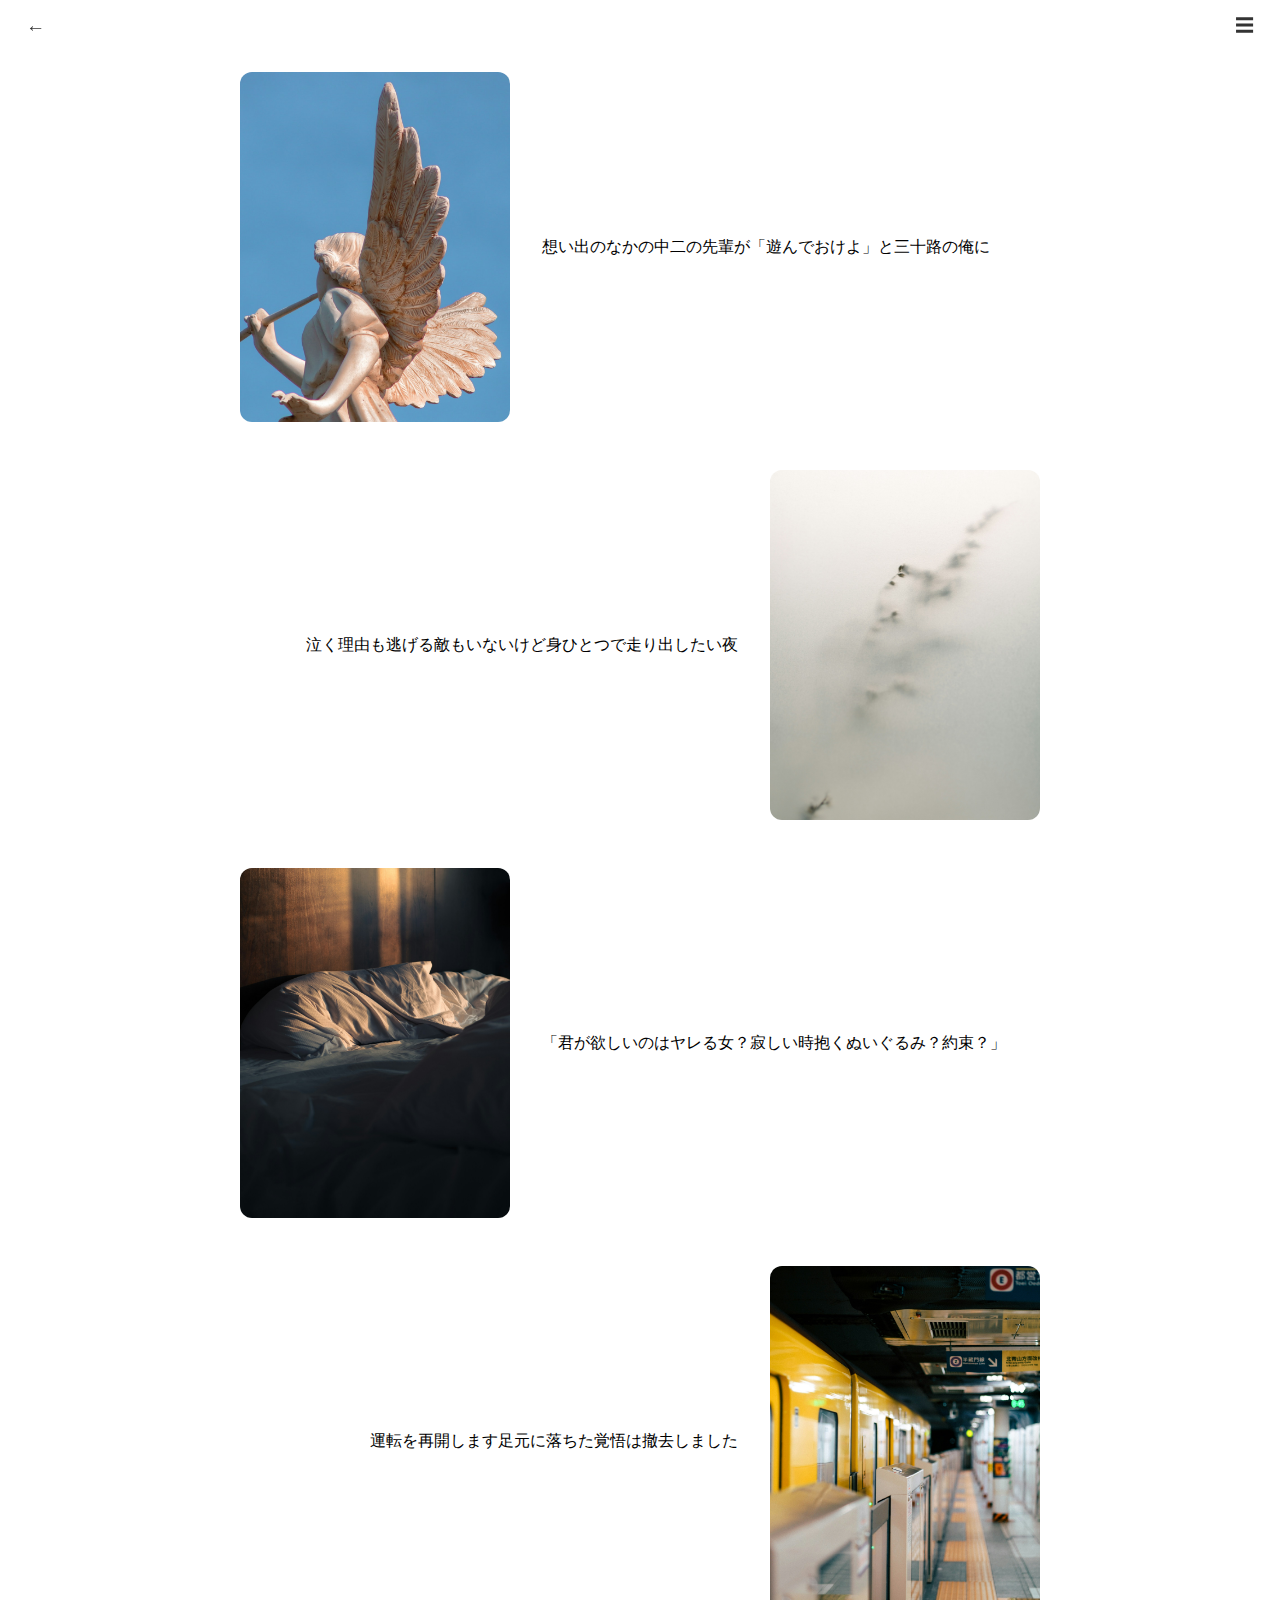
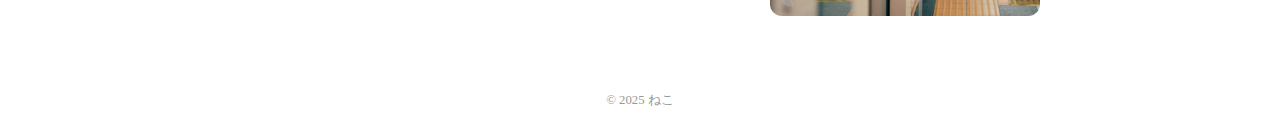
<file: alone.html>
<!DOCTYPE html>
<html lang="ja">
<head>
  <meta charset="UTF-8">
  <title>ひとりぼっち短歌</title>
  <link rel="stylesheet" href="style.css">
</head>
<body>

  <!-- ヘッダー -->
  <header class="header">
    <button class="back-button" onclick="history.back()">←</button>
    <button class="menu-button" onclick="toggleMenu()">☰</button>
  </header>

  <!-- スライドメニュー -->
  <nav class="side-menu" id="sideMenu">
    <a href="index.html"><img src="images/home.png" alt="ホーム"></a>
    <a href="favorite.html"><img src="images/favorite.png" alt="お気に入り短歌"></a>
    <a href="cute.html"><img src="images/cute.png" alt="かわいい短歌"></a>
    <a href="programmer.html"><img src="images/programmer.png" alt="プログラマ短歌"></a>
    <a href="author.html"><img src="images/author.png" alt="作者"></a>
  </nav>

  <main class="tanka-list">

    <div class="page-title">
        <p>ひとりぼっち短歌</p>
    </div>

    <!-- 1つ目の短歌カード -->
    <div class="tanka-card">
      <img src="images/alone_child.jpg" alt="短歌のイメージ">
      <p class="tanka-text">想い出のなかの中二の先輩が「遊んでおけよ」と三十路の俺に</p>
    </div>

    <!-- 2つ目の短歌カード（左右反転） -->
    <div class="tanka-card reverse">
      <img src="images/alone_night.jpg" alt="短歌のイメージ">
      <p class="tanka-text">泣く理由も逃げる敵もいないけど身ひとつで走り出したい夜</p>
    </div>

    <!-- 以降も同様に続ける -->

    <!-- 1つ目の短歌カード -->
    <div class="tanka-card">
        <img src="images/alone_promise.jpg" alt="短歌のイメージ">
        <p class="tanka-text">「君が欲しいのはヤレる女？寂しい時抱くぬいぐるみ？約束？」</p>
      </div>
  
      <!-- 2つ目の短歌カード（左右反転） -->
      <div class="tanka-card reverse">
        <img src="images/alone_train.jpg" alt="短歌のイメージ">
        <p class="tanka-text">運転を再開します足元に落ちた覚悟は撤去しました</p>
      </div>
    
  </main>

  <footer class="pages-footer">
    © 2025 ねこ
  </footer>

  <script src="script.js"></script>
</body>
</html>
</file>
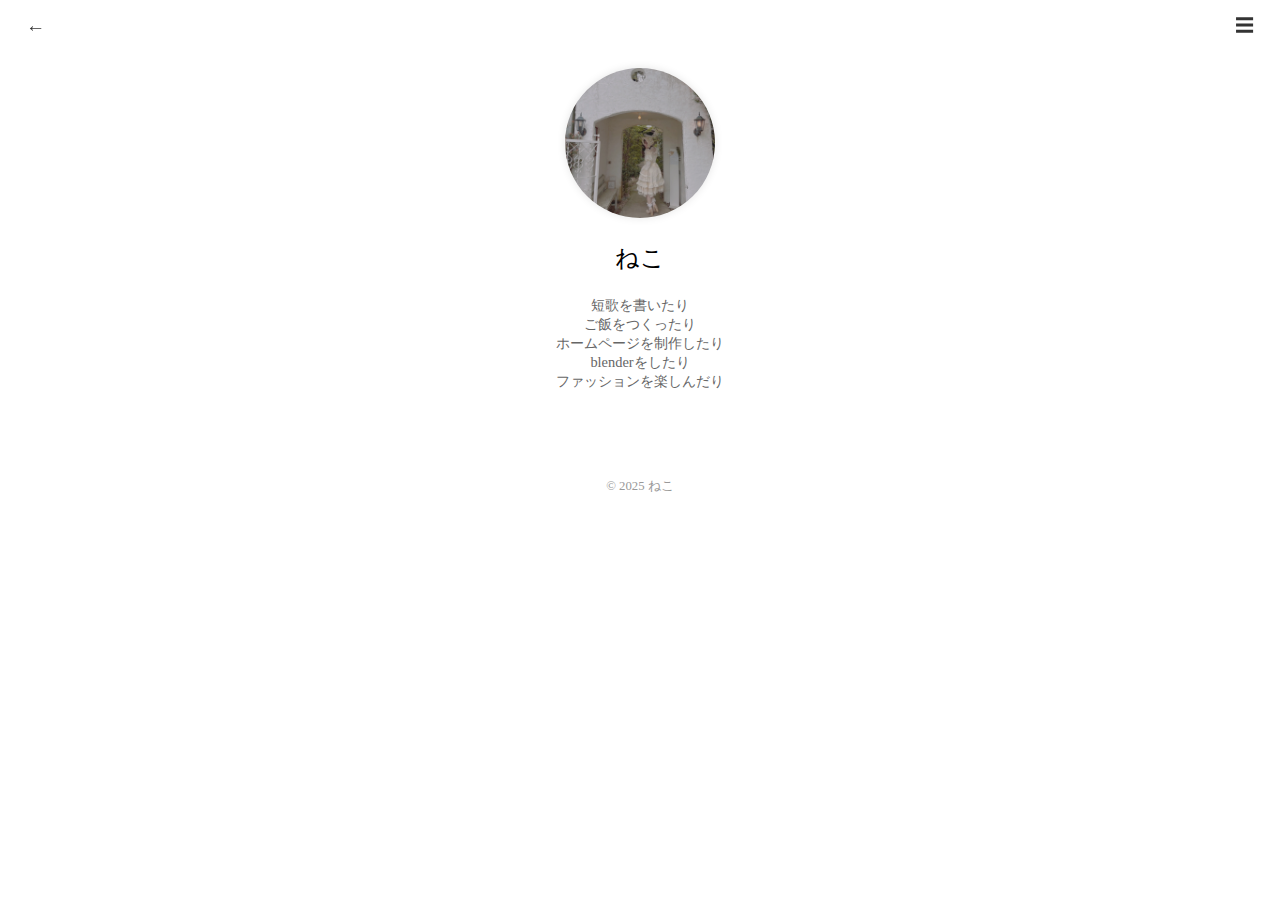
<file: author.html>
<!DOCTYPE html>
<html lang="ja">
<head>
  <meta charset="UTF-8">
  <title>わたしはねこ</title>
  <meta name="viewport" content="width=device-width, initial-scale=1.0">
  <link rel="stylesheet" href="style.css">
</head>
<body>

  <!-- ヘッダー -->
  <header class="header">
    <button class="back-button" onclick="history.back()">←</button>
    <button class="menu-button" onclick="toggleMenu()">☰</button>
  </header>

  <!-- スライドメニュー -->
  <nav class="side-menu" id="sideMenu">
    <a href="index.html"><img src="images/home.png" alt="ホーム"></a>
    <a href="favorite.html"><img src="images/favorite.png" alt="お気に入り短歌"></a>
    <a href="cute.html"><img src="images/cute.png" alt="かわいい短歌"></a>
    <a href="dev.html"><img src="images/programmer.png" alt="プログラマ短歌"></a>
    <a href="lonely.html"><img src="images/alone.png" alt="ひとりぼっち短歌"></a>
  </nav>

  <!-- メイン：作者プロフィール -->
  <main class="author-main">
    <img src="images/cat_chan.jpg" alt="ねこ" class="author-img">
    <p class="author-name">ねこ</p>
    <p class="author-comment">短歌を書いたり<br>ご飯をつくったり<br>ホームページを制作したり<br>blenderをしたり<br>ファッションを楽しんだり</p>
  </main>

  <!-- フッター -->
  <footer class="pages-footer">
    © 2025 ねこ
  </footer>

  <!-- JavaScript -->
  <script src="script.js"></script>
</body>
</html>
</file>
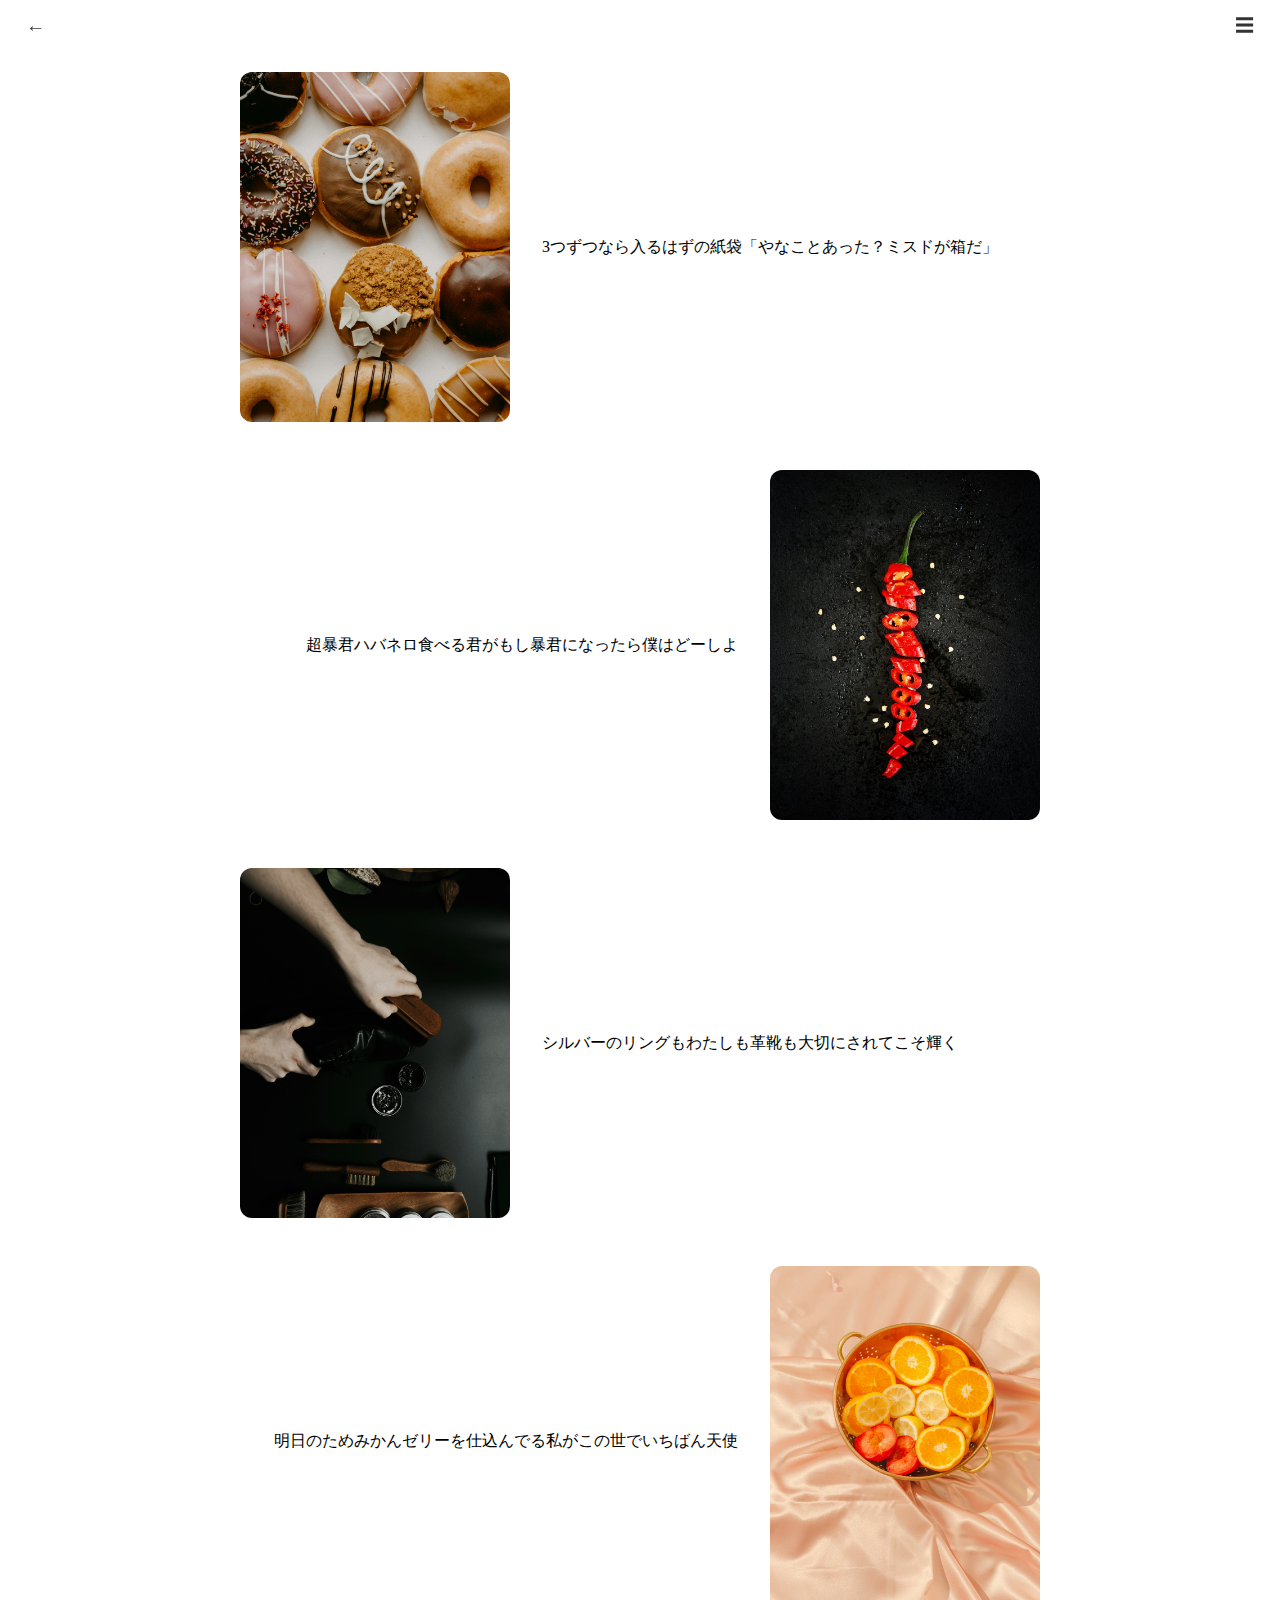
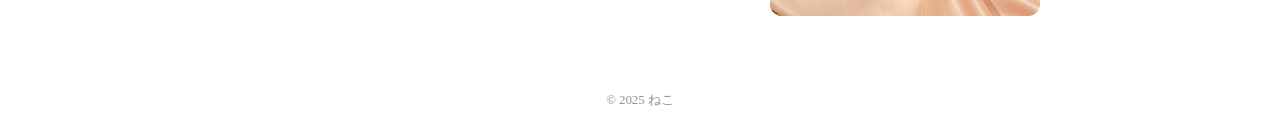
<file: cute.html>
<!DOCTYPE html>
<html lang="ja">
<head>
  <meta charset="UTF-8">
  <title>かわいい短歌</title>
  <link rel="stylesheet" href="style.css">
</head>
<body>

  <!-- ヘッダー -->
  <header class="header">
    <button class="back-button" onclick="history.back()">←</button>
    <button class="menu-button" onclick="toggleMenu()">☰</button>
  </header>

  <!-- スライドメニュー -->
  <nav class="side-menu" id="sideMenu">
    <a href="index.html"><img src="images/home.png" alt="ホーム"></a>
    <a href="favorite.html"><img src="images/favorite.png" alt="お気に入り短歌"></a>
    <a href="programmer.html"><img src="images/programmer.png" alt="プログラマ短歌"></a>
    <a href="alone.html"><img src="images/alone.png" alt="ひとりぼっち短歌"></a>
    <a href="author.html"><img src="images/author.png" alt="作者"></a>
  </nav>

  <main class="tanka-list">

    <div class="page-title">
        <p>かわいい短歌</p>
    </div>

    <!-- 1つ目の短歌カード -->
    <div class="tanka-card">
      <img src="images/cute_donut.jpg" alt="短歌のイメージ">
      <p class="tanka-text">3つずつなら入るはずの紙袋「やなことあった？ミスドが箱だ」</p>
    </div>

    <!-- 2つ目の短歌カード（左右反転） -->
    <div class="tanka-card reverse">
      <img src="images/cute_spicy.jpg" alt="短歌のイメージ">
      <p class="tanka-text">超暴君ハバネロ食べる君がもし暴君になったら僕はどーしよ</p>
    </div>

    <!-- 以降も同様に続ける -->

    <!-- 1つ目の短歌カード -->
    <div class="tanka-card">
        <img src="images/cute_shoes.jpg" alt="短歌のイメージ">
        <p class="tanka-text">シルバーのリングもわたしも革靴も大切にされてこそ輝く</p>
      </div>
  
      <!-- 2つ目の短歌カード（左右反転） -->
      <div class="tanka-card reverse">
        <img src="images/cute_orange.jpg" alt="短歌のイメージ">
        <p class="tanka-text">明日のためみかんゼリーを仕込んでる私がこの世でいちばん天使</p>
      </div>
    
  </main>

  <footer class="pages-footer">
    © 2025 ねこ
  </footer>

  <script src="script.js"></script>
</body>
</html>
</file>
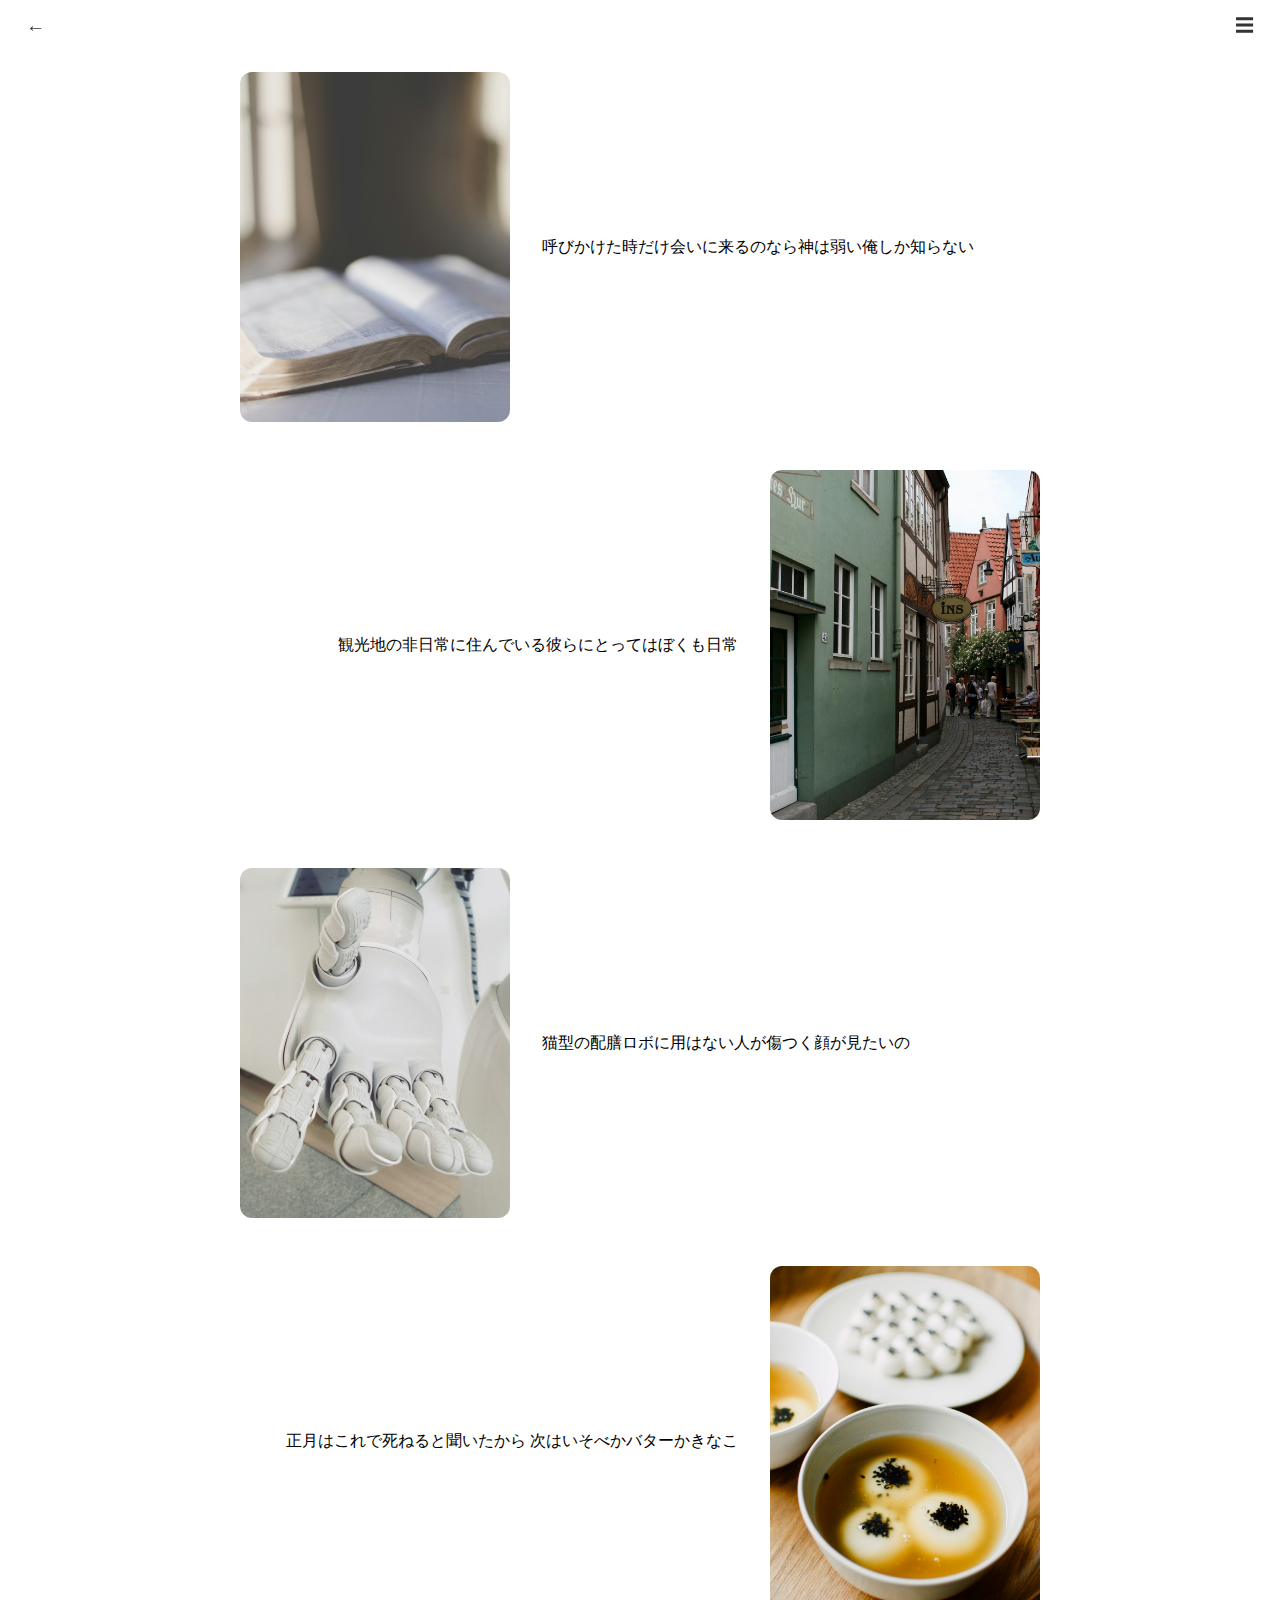
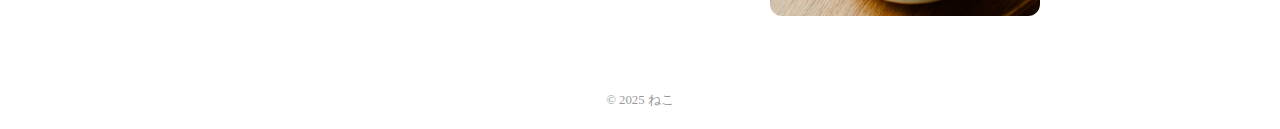
<file: favorite.html>
<!DOCTYPE html>
<html lang="ja">
<head>
  <meta charset="UTF-8">
  <title>お気に入り短歌</title>
  <link rel="stylesheet" href="style.css">
</head>
<body>

  <!-- ヘッダー -->
  <header class="header">
    <button class="back-button" onclick="history.back()">←</button>
    <button class="menu-button" onclick="toggleMenu()">☰</button>
  </header>

  <!-- スライドメニュー -->
  <nav class="side-menu" id="sideMenu">
    <a href="index.html"><img src="images/home.png" alt="ホーム"></a>
    <a href="cute.html"><img src="images/cute.png" alt="かわいい短歌"></a>
    <a href="programmer.html"><img src="images/programmer.png" alt="プログラマ短歌"></a>
    <a href="alone.html"><img src="images/alone.png" alt="ひとりぼっち短歌"></a>
    <a href="author.html"><img src="images/author.png" alt="作者"></a>
  </nav>

  <main class="tanka-list">

    <div class="page-title">
        <p>お気に入り短歌</p>
    </div>

    <!-- 1つ目の短歌カード -->
    <div class="tanka-card">
      <img src="images/favorite_god.jpg" alt="短歌のイメージ">
      <p class="tanka-text">呼びかけた時だけ会いに来るのなら神は弱い俺しか知らない</p>
    </div>

    <!-- 2つ目の短歌カード（左右反転） -->
    <div class="tanka-card reverse">
      <img src="images/favorite_sightseeing.jpg" alt="短歌のイメージ">
      <p class="tanka-text">観光地の非日常に住んでいる彼らにとってはぼくも日常</p>
    </div>

    <!-- 以降も同様に続ける -->

    <!-- 1つ目の短歌カード -->
    <div class="tanka-card">
        <img src="images/favorite_robot.jpg" alt="短歌のイメージ">
        <p class="tanka-text">猫型の配膳ロボに用はない人が傷つく顔が見たいの</p>
      </div>
  
      <!-- 2つ目の短歌カード（左右反転） -->
      <div class="tanka-card reverse">
        <img src="images/favorite_ricecake.jpg" alt="短歌のイメージ">
        <p class="tanka-text">正月はこれで死ねると聞いたから 次はいそべかバターかきなこ</p>
      </div>
    
  </main>

  <footer class="pages-footer">
    © 2025 ねこ
  </footer>

  <script src="script.js"></script>
</body>
</html>
</file>
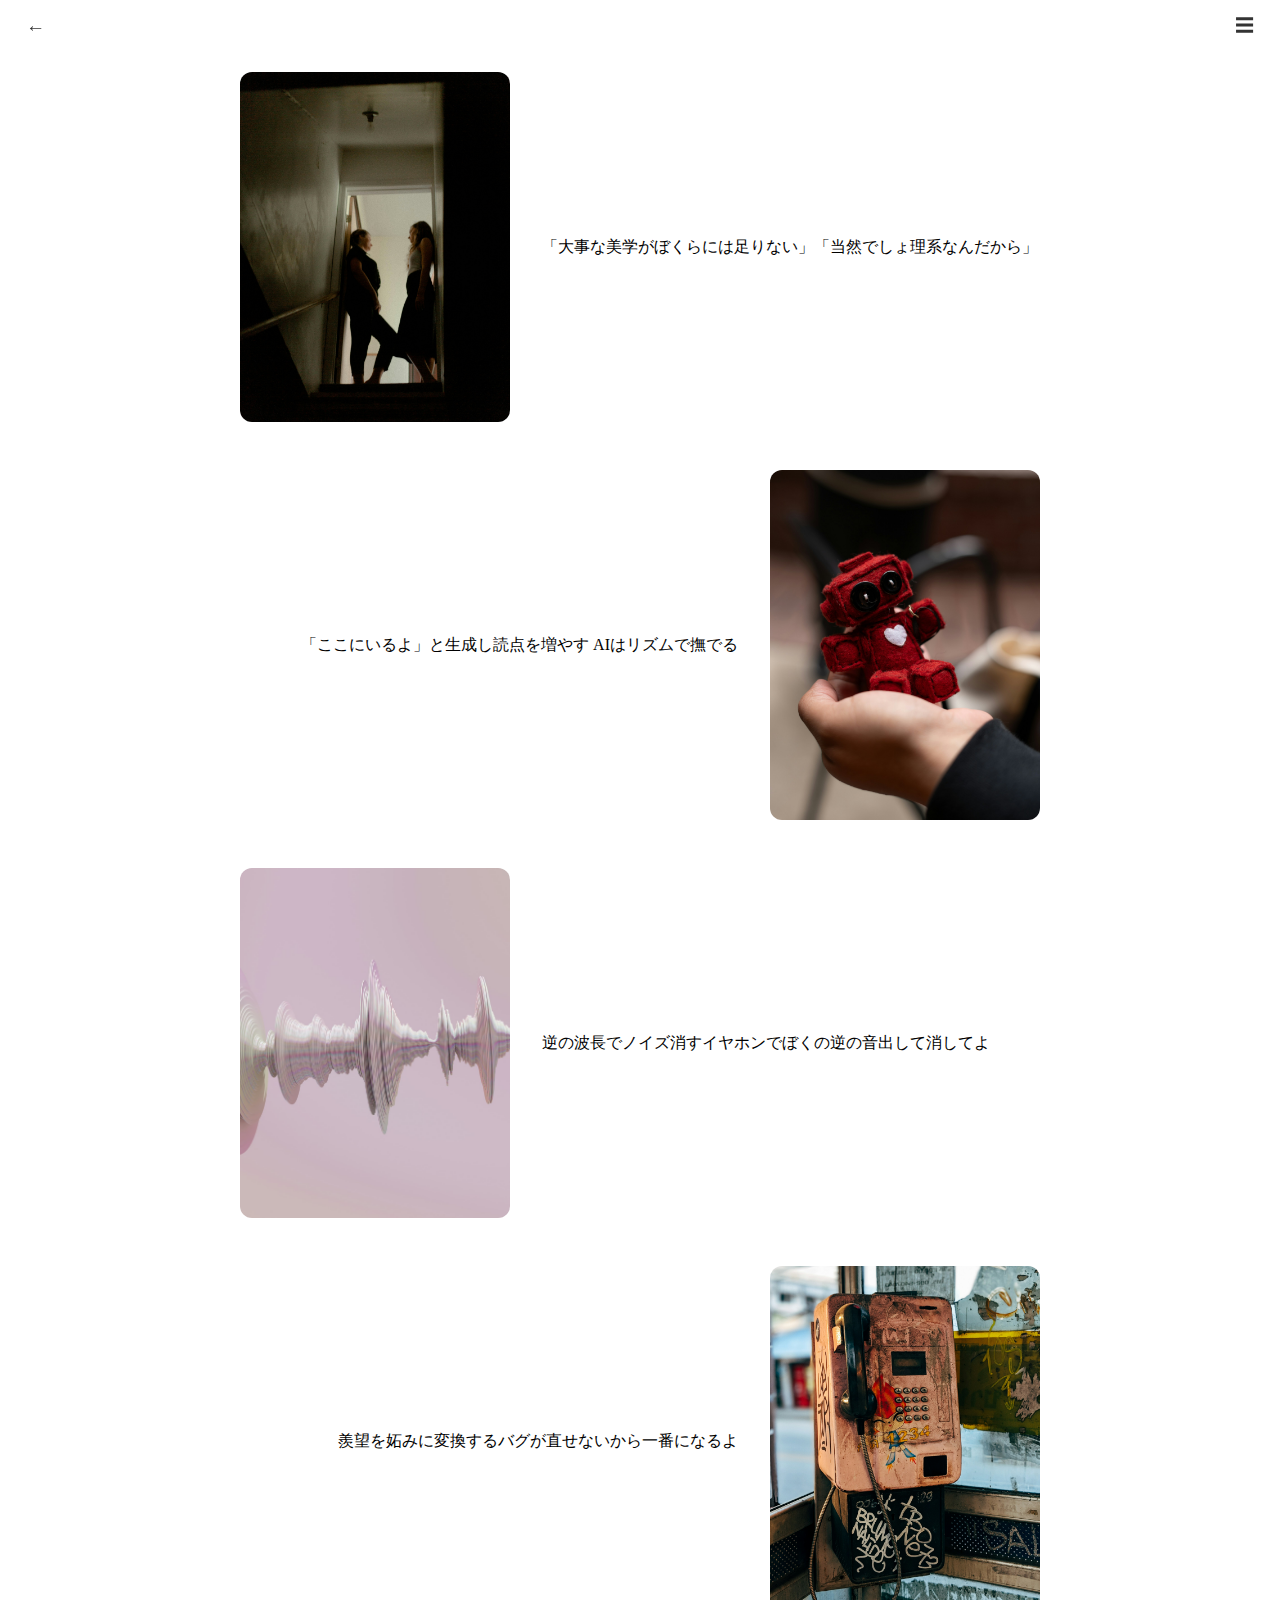
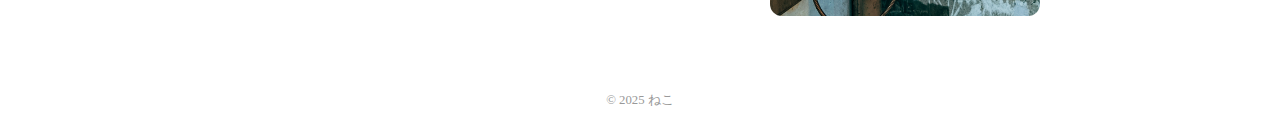
<file: programmer.html>
<!DOCTYPE html>
<html lang="ja">
<head>
  <meta charset="UTF-8">
  <title>プログラマ短歌</title>
  <link rel="stylesheet" href="style.css">
</head>
<body>

  <!-- ヘッダー -->
  <header class="header">
    <button class="back-button" onclick="history.back()">←</button>
    <button class="menu-button" onclick="toggleMenu()">☰</button>
  </header>

  <!-- スライドメニュー -->
  <nav class="side-menu" id="sideMenu">
    <a href="index.html"><img src="images/home.png" alt="ホーム"></a>
    <a href="favorite.html"><img src="images/favorite.png" alt="お気に入り短歌"></a>
    <a href="cute.html"><img src="images/cute.png" alt="かわいい短歌"></a>
    <a href="alone.html"><img src="images/alone.png" alt="ひとりぼっち短歌"></a>
    <a href="author.html"><img src="images/author.png" alt="作者"></a>
  </nav>

  <main class="tanka-list">

    <div class="page-title">
        <p>プログラマ短歌</p>
    </div>

    <!-- 1つ目の短歌カード -->
    <div class="tanka-card">
      <img src="images/prog_speak.jpg" alt="短歌のイメージ">
      <p class="tanka-text">「大事な美学がぼくらには足りない」「当然でしょ理系なんだから」</p>
    </div>

    <!-- 2つ目の短歌カード（左右反転） -->
    <div class="tanka-card reverse">
      <img src="images/prog_ai.jpg" alt="短歌のイメージ">
      <p class="tanka-text">「ここにいるよ」と生成し読点を増やす AIはリズムで撫でる</p>
    </div>

    <!-- 以降も同様に続ける -->

    <!-- 1つ目の短歌カード -->
    <div class="tanka-card">
        <img src="images/prog_wave.jpg" alt="短歌のイメージ">
        <p class="tanka-text">逆の波長でノイズ消すイヤホンでぼくの逆の音出して消してよ</p>
      </div>
  
      <!-- 2つ目の短歌カード（左右反転） -->
      <div class="tanka-card reverse">
        <img src="images/prog_broken.jpg" alt="短歌のイメージ">
        <p class="tanka-text">羨望を妬みに変換するバグが直せないから一番になるよ</p>
      </div>
    
  </main>

  <footer class="pages-footer">
    © 2025 ねこ
  </footer>

  <script src="script.js"></script>
</body>
</html>
</file>
<file: style.css>
/*indexのみ*/

/* 動画を背景に敷く */
#bg-video {
    position: fixed;
    top: 0;
    left: 0;
    width: 100%;
    height: 100%;
    object-fit: cover;
    z-index: -1; /* 背面に送る */
  }
  
  /* ナビゲーションメニュー */
  .nav-menu {
    position: relative;
    z-index: 1;
    display: flex;
    justify-content: center;
    gap: 5rem;
    flex-wrap: wrap;
    margin-top: 40vh;
  }
  
  .nav-menu a img {
    width: 50px; /* 好きなサイズに調整してね */
    opacity: 0.7; /* 0.0 = 完全に透明、1.0 = 不透明 */
    height: auto;
    transition: transform 0.3s, opacity 0.3s;
    border-radius: 12px;
  }
  
  .nav-menu a:hover img {
    transform: scale(1.1);
    opacity: 0.9;
  }
  

/*index以外*/

  /* ヘッダー */
.header {
    position: fixed;
    top: 0;
    left: 0;
    width: 100%;
    display: flex;
    justify-content: space-between;
    align-items: center;
    padding: 12px 20px;
    box-sizing: border-box;
    /*background-color: rgba(255, 255, 255, 0.85);*/
    z-index: 10;
  }
  
  /* 戻るボタンとメニューボタン */
  .back-button,
  .menu-button {
    background: none;
    border: none;
    font-size: 1.2rem;
    cursor: pointer;
    color: #333;
  }

  
  .menu-button {
    margin-left: auto;
    /*padding-right: 45px;*/
  }
  
  /* スライドインメニュー */
  .side-menu {
    position: fixed;
    top: 0;
    right: -220px;
    width: 90px;
    height: 100%;
    background-color: rgba(255, 255, 255, 0.95);
    padding: 60px 16px;
    display: flex;
    flex-direction: column;
    gap: 1.2rem;
    transition: right 0.3s ease;
    z-index: 9;
    align-items: center;
  }
  
  .side-menu a img {
    width: 40px;
    height: auto;
    opacity: 0.7;
    transition: opacity 0.3s, transform 0.3s;
  }
  
  .side-menu a img:hover {
    opacity: 1;
    transform: scale(1.1);
  }
  
  .side-menu.open {
    right: 0;
  }

    /* フッター */
  .pages-footer {
    text-align: center;
    font-size: 0.8rem;
    color: #999;
    padding: 12px 0;
  }

  .footer {
    position: fixed;
    bottom: 12px;
    width: 100%;
    text-align: center;
    font-size: 0.75rem;
    color: #fff;
    z-index: 2;
    opacity: 0.8;
    pointer-events: none; /* ナビのアイコンがクリックできなくなるのを防ぐ */
  }

  
/*authorのみ*/

  /* 作者メインコンテンツ */
  .author-main {
    display: flex;
    flex-direction: column;
    align-items: center;
    padding: 60px 20px;
    text-align: center;
  }
  
  .author-img {
    width: 150px;
    height: 150px;
    object-fit: cover;
    border-radius: 50%;
    margin-bottom: 16px;
    opacity: 0.9;
    box-shadow: 0 0 8px rgba(0, 0, 0, 0.1);
  }
  
  .author-name {
    font-size: 1.5rem;
    margin: 0.5rem 0;
  }
  
  .author-comment {
    font-size: 0.9rem;
    color: #666;
    max-width: 300px;
  }

/*短歌画面*/

  .tanka-list {
    padding: 4rem 1rem;
    display: flex;
    flex-direction: column;
    gap: 3rem;
    max-width: 800px;
    margin: 0 auto;
  }

  .page-title {
    text-align: center;
    font-size: 1.1rem;
    color: #333;
    padding: 0 20px;
  }
  
  .tanka-card {
    display: flex;
    align-items: center;
    justify-content: center;
    gap: 2rem;
    flex-wrap: wrap;
    flex-direction: row;
  }
  
  .tanka-card.reverse {
    flex-direction: row-reverse;
  }
  
  .tanka-card img {
    width: 270px;
    height: 350px;
    object-fit: cover;     /* 中央を切り出す */
    border-radius: 12px;
    flex-shrink: 0;
  }
  
  .tanka-text {
    flex: 1;
    font-size: 1rem;
    line-height: 1.6;
    white-space: pre-line; /* 改行反映 */
  }
  
  .tanka-card.reverse .tanka-text {
    text-align: right;
  }
</file>
